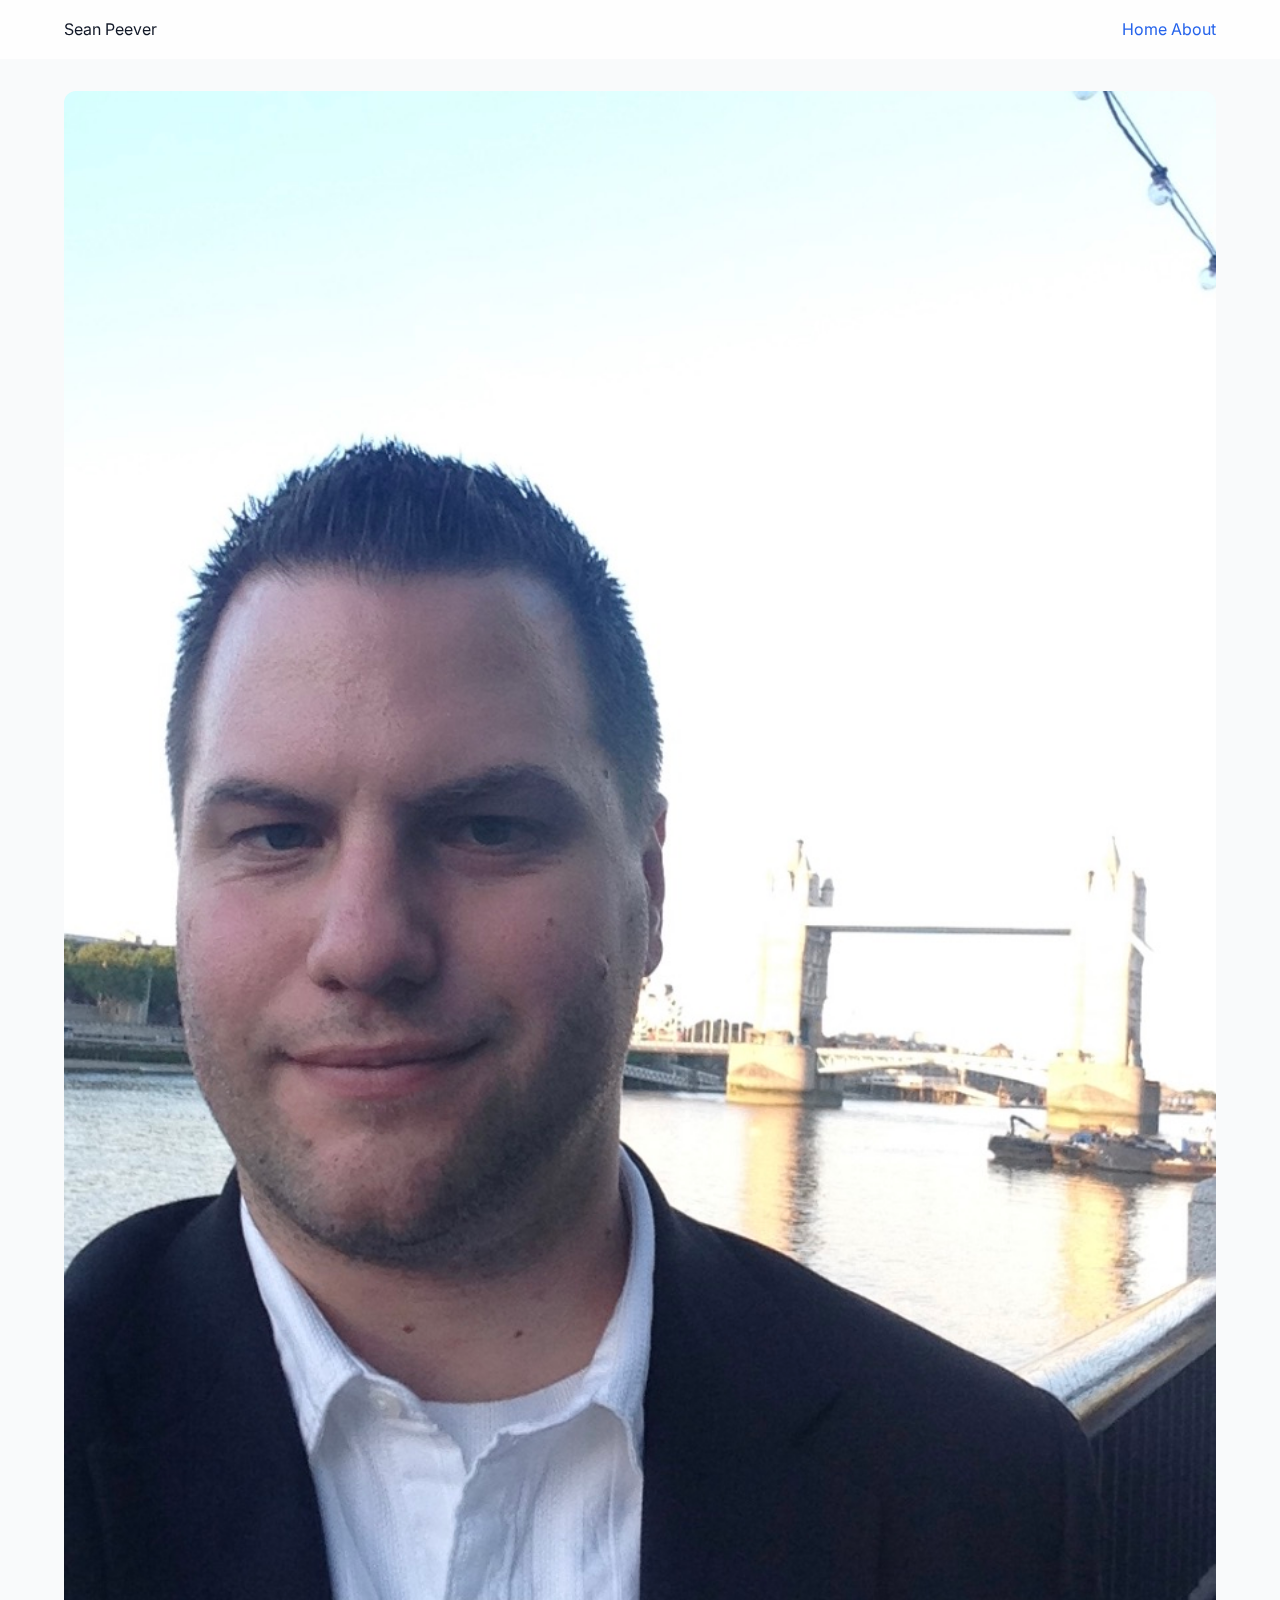
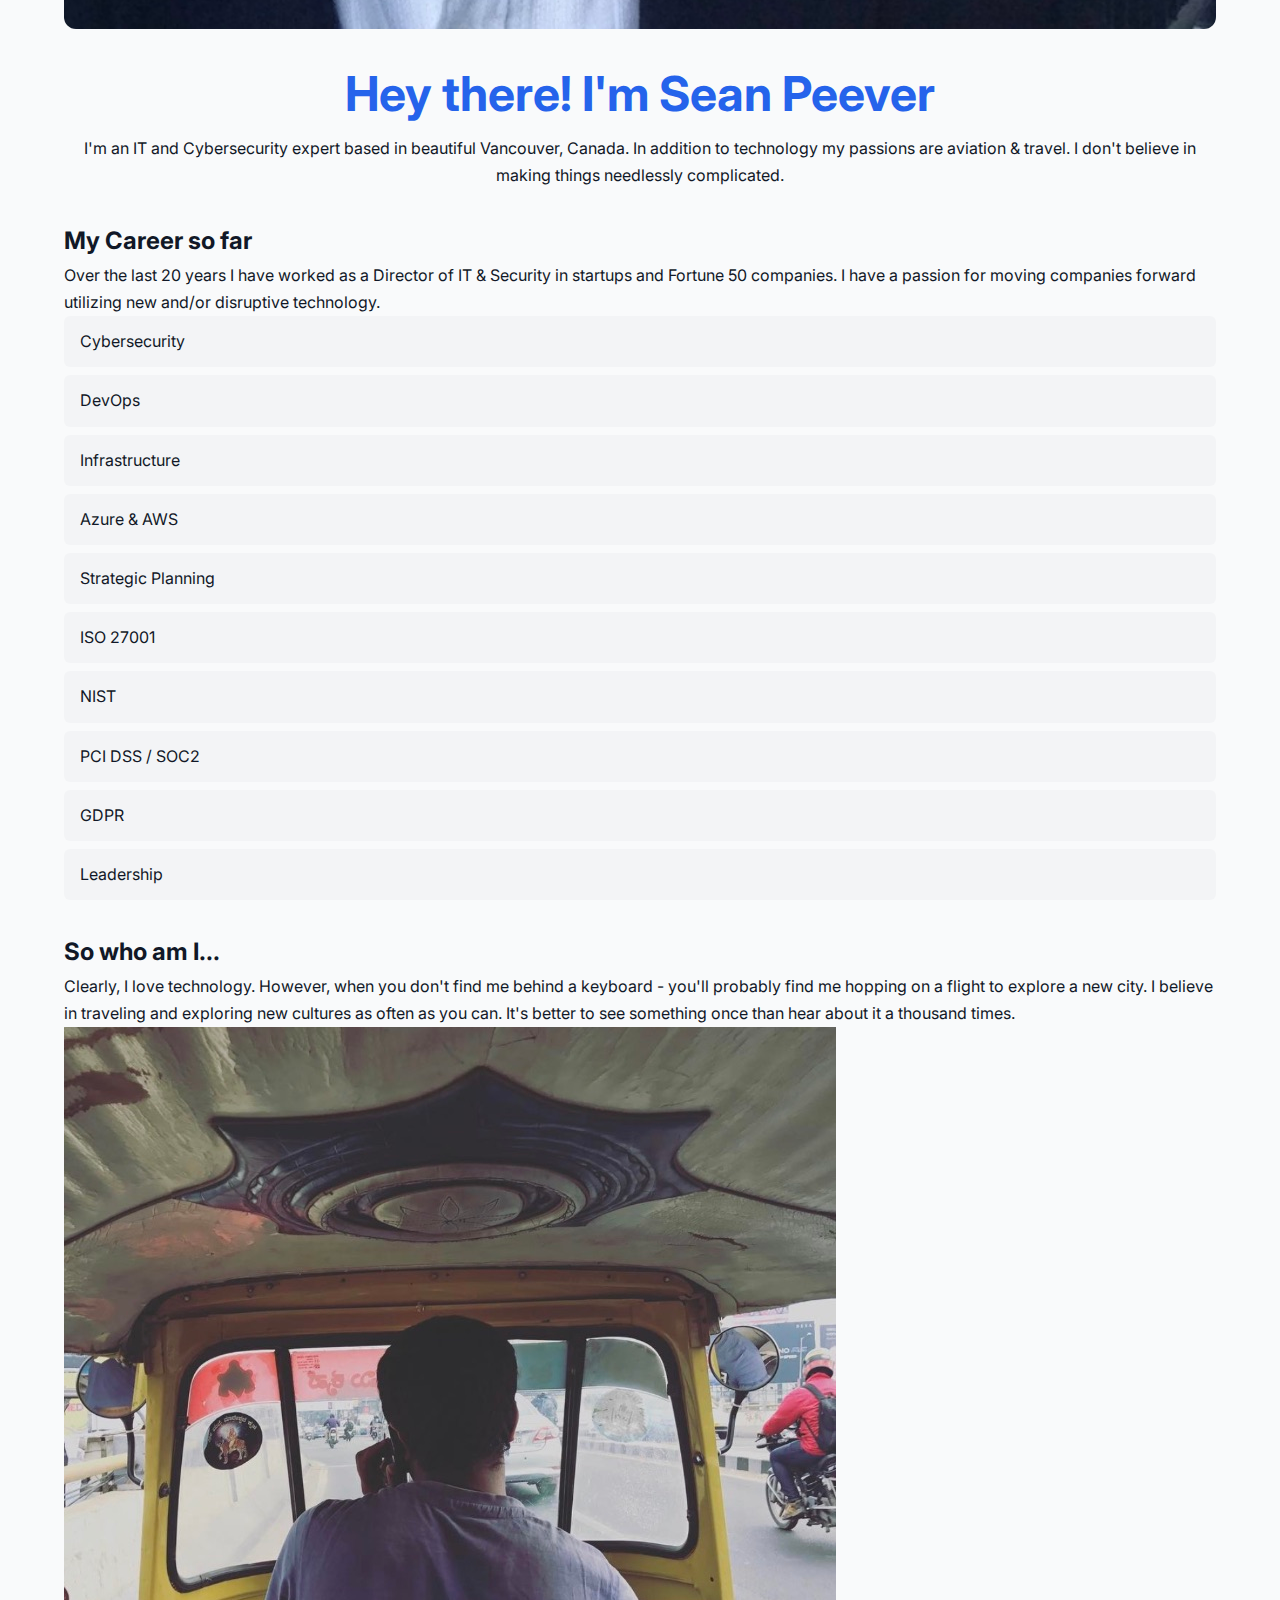
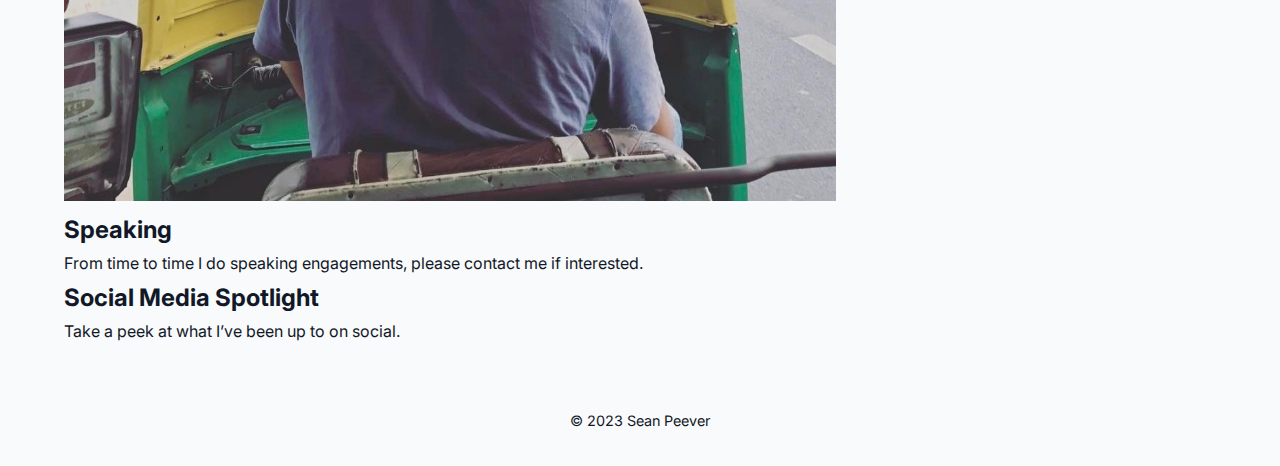
<file: about.html>
<!DOCTYPE html>
<html lang="en">
<head>
  <meta charset="UTF-8">
  <meta name="viewport" content="width=device-width, initial-scale=1.0">
  <title>About Sean Peever</title>
  <meta name="description" content="I'm an IT and Cybersecurity expert based in beautiful Vancouver, Canada.">
  <meta property="og:title" content="About Sean Peever">
  <meta property="og:description" content="I'm an IT and Cybersecurity expert based in beautiful Vancouver, Canada.">
  <meta property="og:image" content="assets/images/Sean Headshot London England in Background.jpeg">
  <link rel="stylesheet" href="assets/css/style.css">
</head>
<body>
  <header>
    <nav>
      <div>Sean Peever</div>
      <div>
        <a href="index.html">Home</a>
        <a href="about.html">About</a>
      </div>
    </nav>
  </header>
  <main>
    <section class="hero">
      <img src="assets/images/Sean Headshot London England in Background.jpeg" alt="Sean Peever headshot with London in the background">
      <h1>Hey there! I'm Sean Peever</h1>
      <p>I'm an IT and Cybersecurity expert based in beautiful Vancouver, Canada. In addition to technology my passions are aviation &amp; travel. I don't believe in making things needlessly complicated.</p>
    </section>
    <section class="timeline">
      <h2>My Career so far</h2>
      <p>Over the last 20 years I have worked as a Director of IT &amp; Security in startups and Fortune 50 companies. I have a passion for moving companies forward utilizing new and/or disruptive technology.</p>
      <ul>
        <li>Cybersecurity</li>
        <li>DevOps</li>
        <li>Infrastructure</li>
        <li>Azure &amp; AWS</li>
        <li>Strategic Planning</li>
        <li>ISO 27001</li>
        <li>NIST</li>
        <li>PCI DSS / SOC2</li>
        <li>GDPR</li>
        <li>Leadership</li>
      </ul>
    </section>
    <section>
      <h2>So who am I...</h2>
      <p>Clearly, I love technology. However, when you don't find me behind a keyboard - you'll probably find me hopping on a flight to explore a new city. I believe in traveling and exploring new cultures as often as you can. It's better to see something once than hear about it a thousand times.</p>
      <img src="assets/images/Riding auto rickshaw in India.jpeg" alt="Riding an auto rickshaw in India">
    </section>
    <section>
      <h2>Speaking</h2>
      <p>From time to time I do speaking engagements, please contact me if interested.</p>
      <h2>Social Media Spotlight</h2>
      <p>Take a peek at what I’ve been up to on social.</p>
    </section>
  </main>
  <footer>
    <p>&copy; 2023 Sean Peever</p>
  </footer>
</body>
</html>
</file>
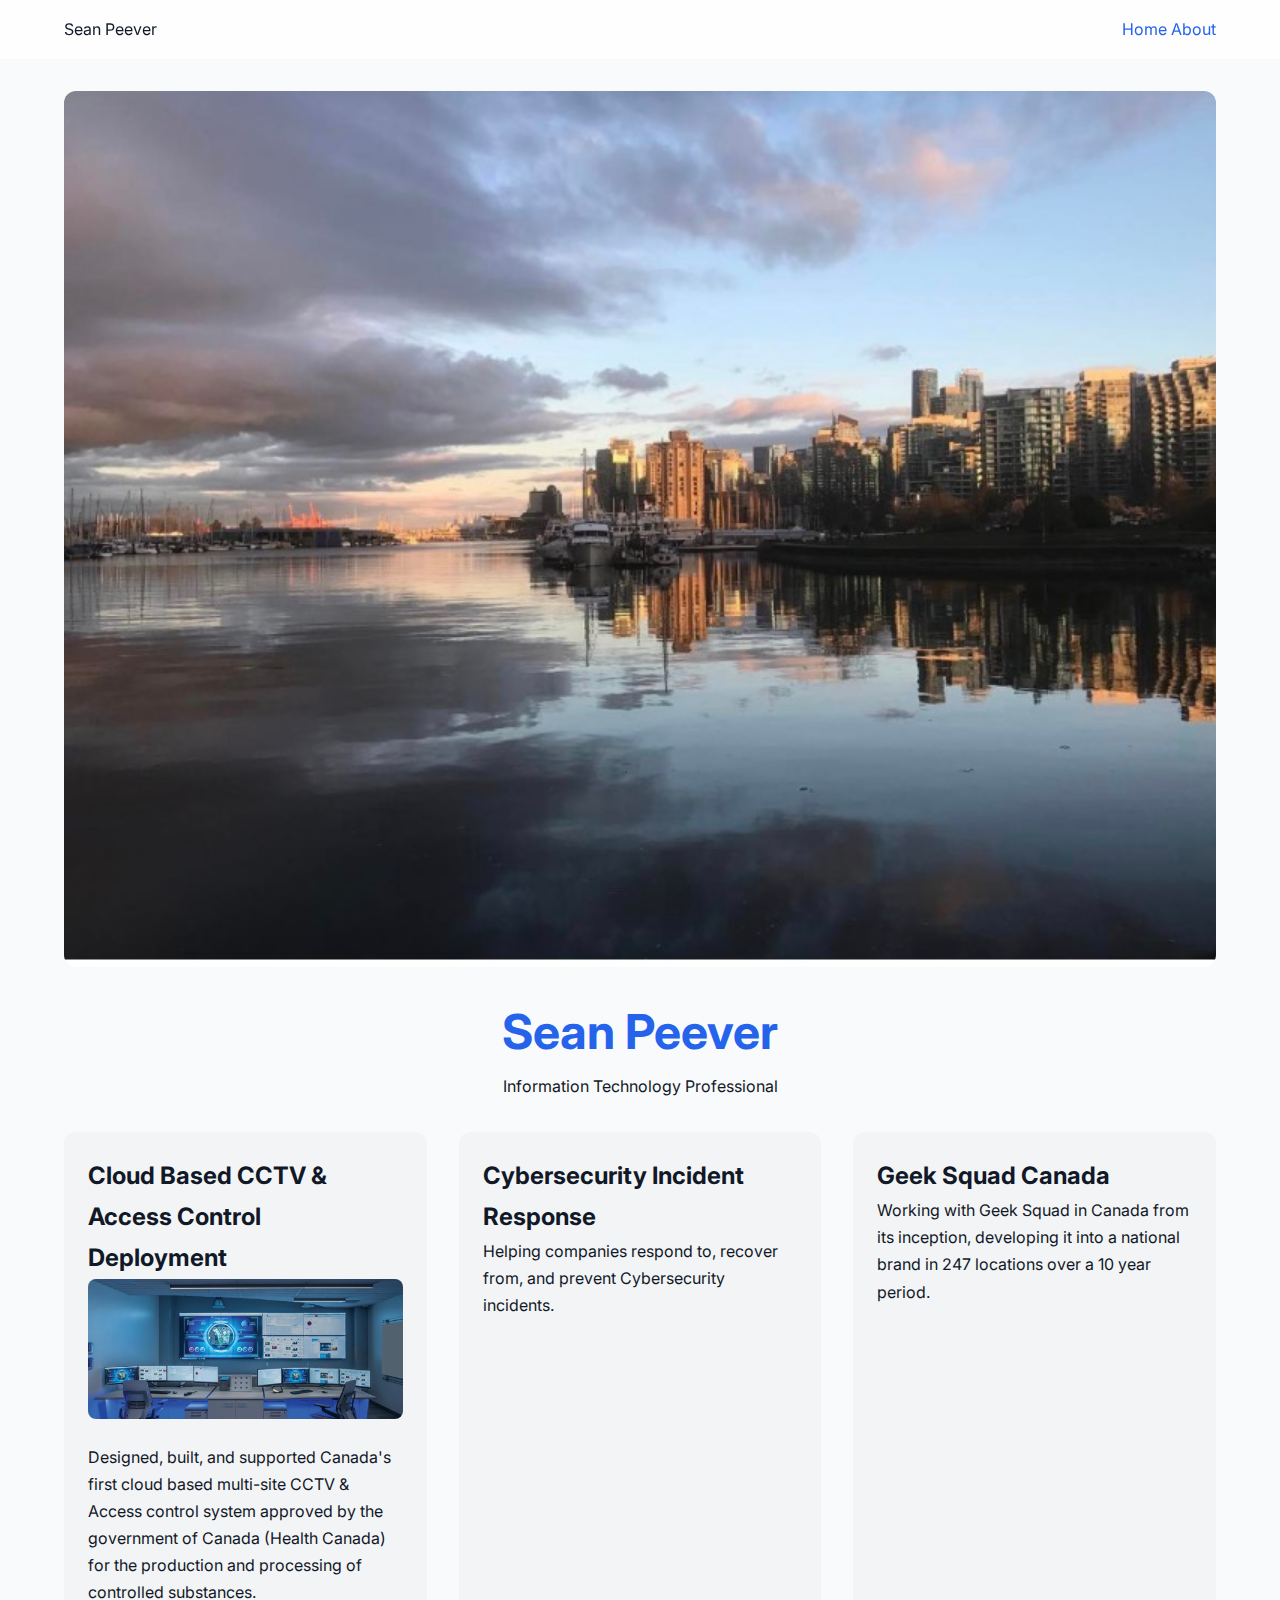
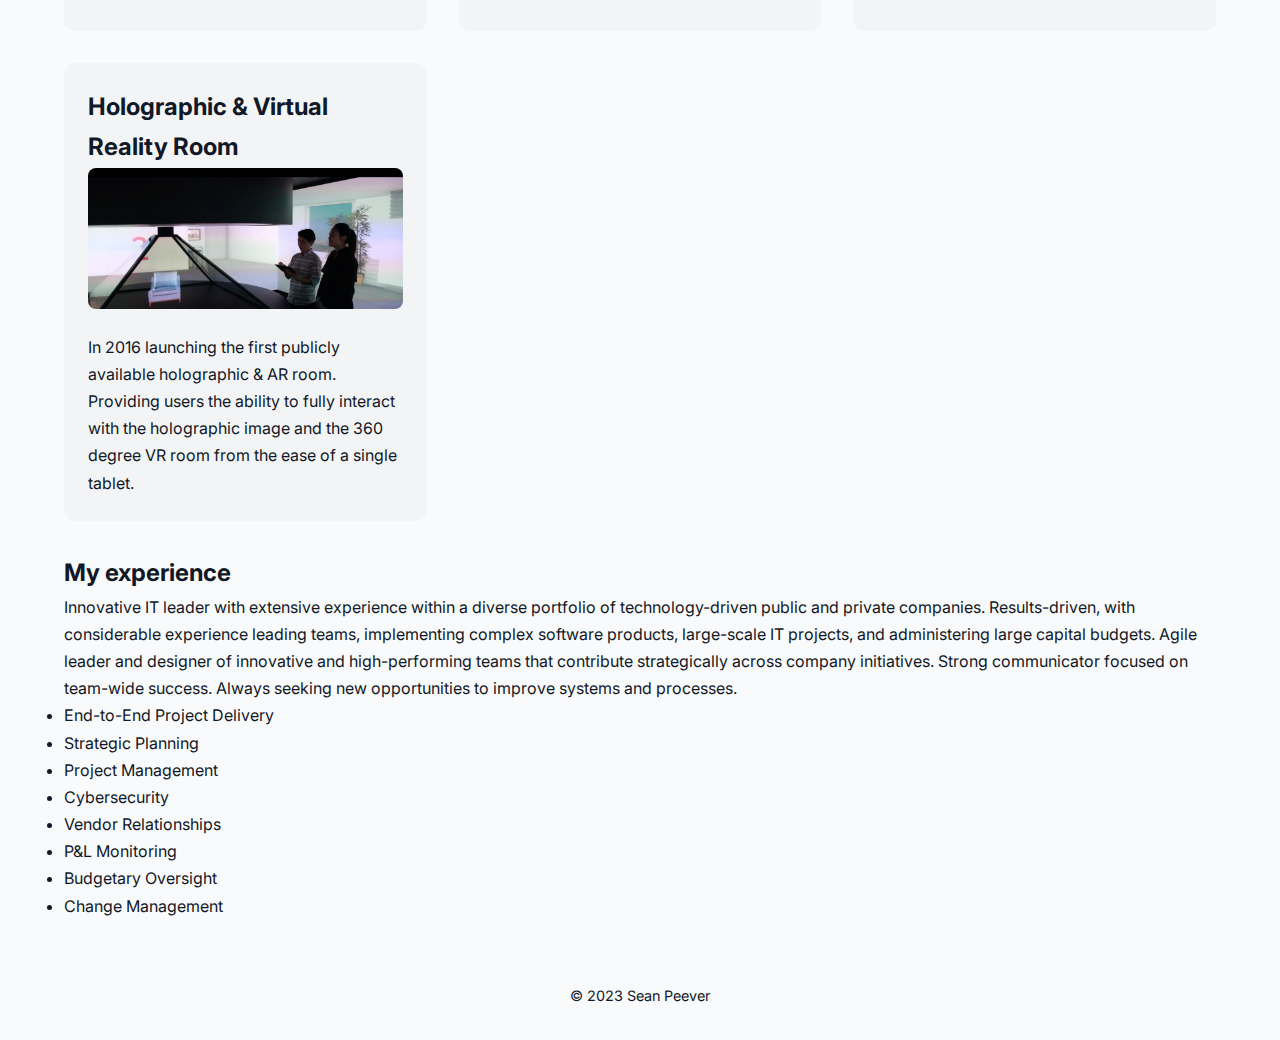
<file: index_old.html>
<!DOCTYPE html>
<html lang="en">
<head>
  <meta charset="UTF-8">
  <meta name="viewport" content="width=device-width, initial-scale=1.0">
  <title>Sean Peever | IT & Cybersecurity Professional</title>
  <meta name="description" content="Hi there! I’m an IT and Cybersecurity expert based in beautiful Vancouver, Canada.">
  <meta property="og:title" content="Sean Peever">
  <meta property="og:description" content="Hi there! I’m an IT and Cybersecurity expert based in beautiful Vancouver, Canada.">
  <meta property="og:image" content="assets/images/Picture of Vancouver over water from Stanley Park.jpeg">
  <link rel="stylesheet" href="assets/css/style.css">
</head>
<body>
  <header>
    <nav>
      <div>Sean Peever</div>
      <div>
        <a href="index.html">Home</a>
        <a href="about.html">About</a>
      </div>
    </nav>
  </header>
  <main>
    <section class="hero">
      <img src="assets/images/Picture of Vancouver over water from Stanley Park.jpeg" alt="View of Vancouver from Stanley Park">
      <h1>Sean Peever</h1>
      <p>Information Technology Professional</p>
    </section>
    <section class="features">
      <div class="feature">
        <h2 id="cctv">Cloud Based CCTV &amp; Access Control Deployment</h2>
        <img src="assets/images/Stock image security monitoring center.jpeg" alt="Security monitoring center">
        <p>Designed, built, and supported Canada's first cloud based multi-site CCTV &amp; Access control system approved by the government of Canada (Health Canada) for the production and processing of controlled substances.</p>
      </div>
      <div class="feature">
        <h2 id="incident">Cybersecurity Incident Response</h2>
        <p>Helping companies respond to, recover from, and prevent Cybersecurity incidents.</p>
      </div>
      <div class="feature">
        <h2 id="geek">Geek Squad Canada</h2>
        <p>Working with Geek Squad in Canada from its inception, developing it into a national brand in 247 locations over a 10 year period.</p>
      </div>
      <div class="feature">
        <h2 id="vr">Holographic &amp; Virtual Reality Room</h2>
        <img src="assets/images/Users using holographic room.jpeg" alt="Users interacting with a holographic room">
        <p>In 2016 launching the first publicly available holographic &amp; AR room. Providing users the ability to fully interact with the holographic image and the 360 degree VR room from the ease of a single tablet.</p>
      </div>
    </section>
    <section class="experience">
      <h2>My experience</h2>
      <p>Innovative IT leader with extensive experience within a diverse portfolio of technology-driven public and private companies. Results-driven, with considerable experience leading teams, implementing complex software products, large-scale IT projects, and administering large capital budgets. Agile leader and designer of innovative and high-performing teams that contribute strategically across company initiatives. Strong communicator focused on team-wide success. Always seeking new opportunities to improve systems and processes.</p>
      <ul>
        <li>End-to-End Project Delivery</li>
        <li>Strategic Planning</li>
        <li>Project Management</li>
        <li>Cybersecurity</li>
        <li>Vendor Relationships</li>
        <li>P&amp;L Monitoring</li>
        <li>Budgetary Oversight</li>
        <li>Change Management</li>
      </ul>
    </section>
  </main>
  <footer>
    <p>&copy; 2023 Sean Peever</p>
  </footer>
</body>
</html>
</file>
<file: assets/css/style.css>
@import url('https://fonts.googleapis.com/css2?family=Inter:wght@400;600;700&display=swap');

:root {
  --bg-color: #f9fafb;
  --text-color: #111827;
  --primary-color: #2563eb;
  --secondary-color: #f3f4f6;
  --header-bg: rgba(255,255,255,0.8);
}
@media (prefers-color-scheme: dark) {
  :root {
    --bg-color: #111827;
    --text-color: #f9fafb;
    --primary-color: #3b82f6;
    --secondary-color: #1f2937;
    --header-bg: rgba(17,24,39,0.8);
  }
}

*,*::before,*::after {
  box-sizing: border-box;
  margin: 0;
  padding: 0;
}

body {
  font-family: 'Inter', Arial, sans-serif;
  background: var(--bg-color);
  color: var(--text-color);
  line-height: 1.7;
}

a {
  color: var(--primary-color);
  text-decoration: none;
}

a:focus {
  outline: 2px dashed var(--primary-color);
  outline-offset: 2px;
}

header {
  position: sticky;
  top: 0;
  background: var(--header-bg);
  backdrop-filter: blur(6px);
  z-index: 1000;
}

nav {
  max-width: 1200px;
  margin: 0 auto;
  padding: 1rem 1.5rem;
  display: flex;
  justify-content: space-between;
  align-items: center;
}

nav .logo {
  font-weight: 700;
  font-size: 1.25rem;
}

nav ul {
  list-style: none;
  display: flex;
  gap: 1rem;
}

main {
  max-width: 1200px;
  margin: 0 auto;
  padding: 2rem 1.5rem;
}

.hero {
  text-align: center;
  margin-bottom: 2rem;
}

.hero img {
  width: 100%;
  height: auto;
  border-radius: 12px;
}

.hero h1 {
  margin-top: 1rem;
  font-size: 2.5rem;
  color: var(--primary-color);
}

.features {
  display: grid;
  gap: 2rem;
  margin-bottom: 2rem;
}

.feature {
  background: var(--secondary-color);
  padding: 1.5rem;
  border-radius: 12px;
}

.feature img {
  width: 100%;
  height: auto;
  border-radius: 8px;
  margin-bottom: 1rem;
}

@media (min-width: 768px) {
  .features {
    grid-template-columns: repeat(2, 1fr);
  }
}

@media (min-width: 1024px) {
  .hero h1 {
    font-size: 3rem;
  }
  .features {
    grid-template-columns: repeat(3, 1fr);
  }
}

.timeline {
  margin: 2rem 0;
}

.timeline ul {
  list-style: none;
  display: grid;
  gap: 0.5rem;
  padding: 0;
}

.timeline li {
  background: var(--secondary-color);
  padding: 0.75rem 1rem;
  border-radius: 6px;
}

footer {
  text-align: center;
  padding: 2rem 1rem;
  font-size: 0.9rem;
}
</file>
